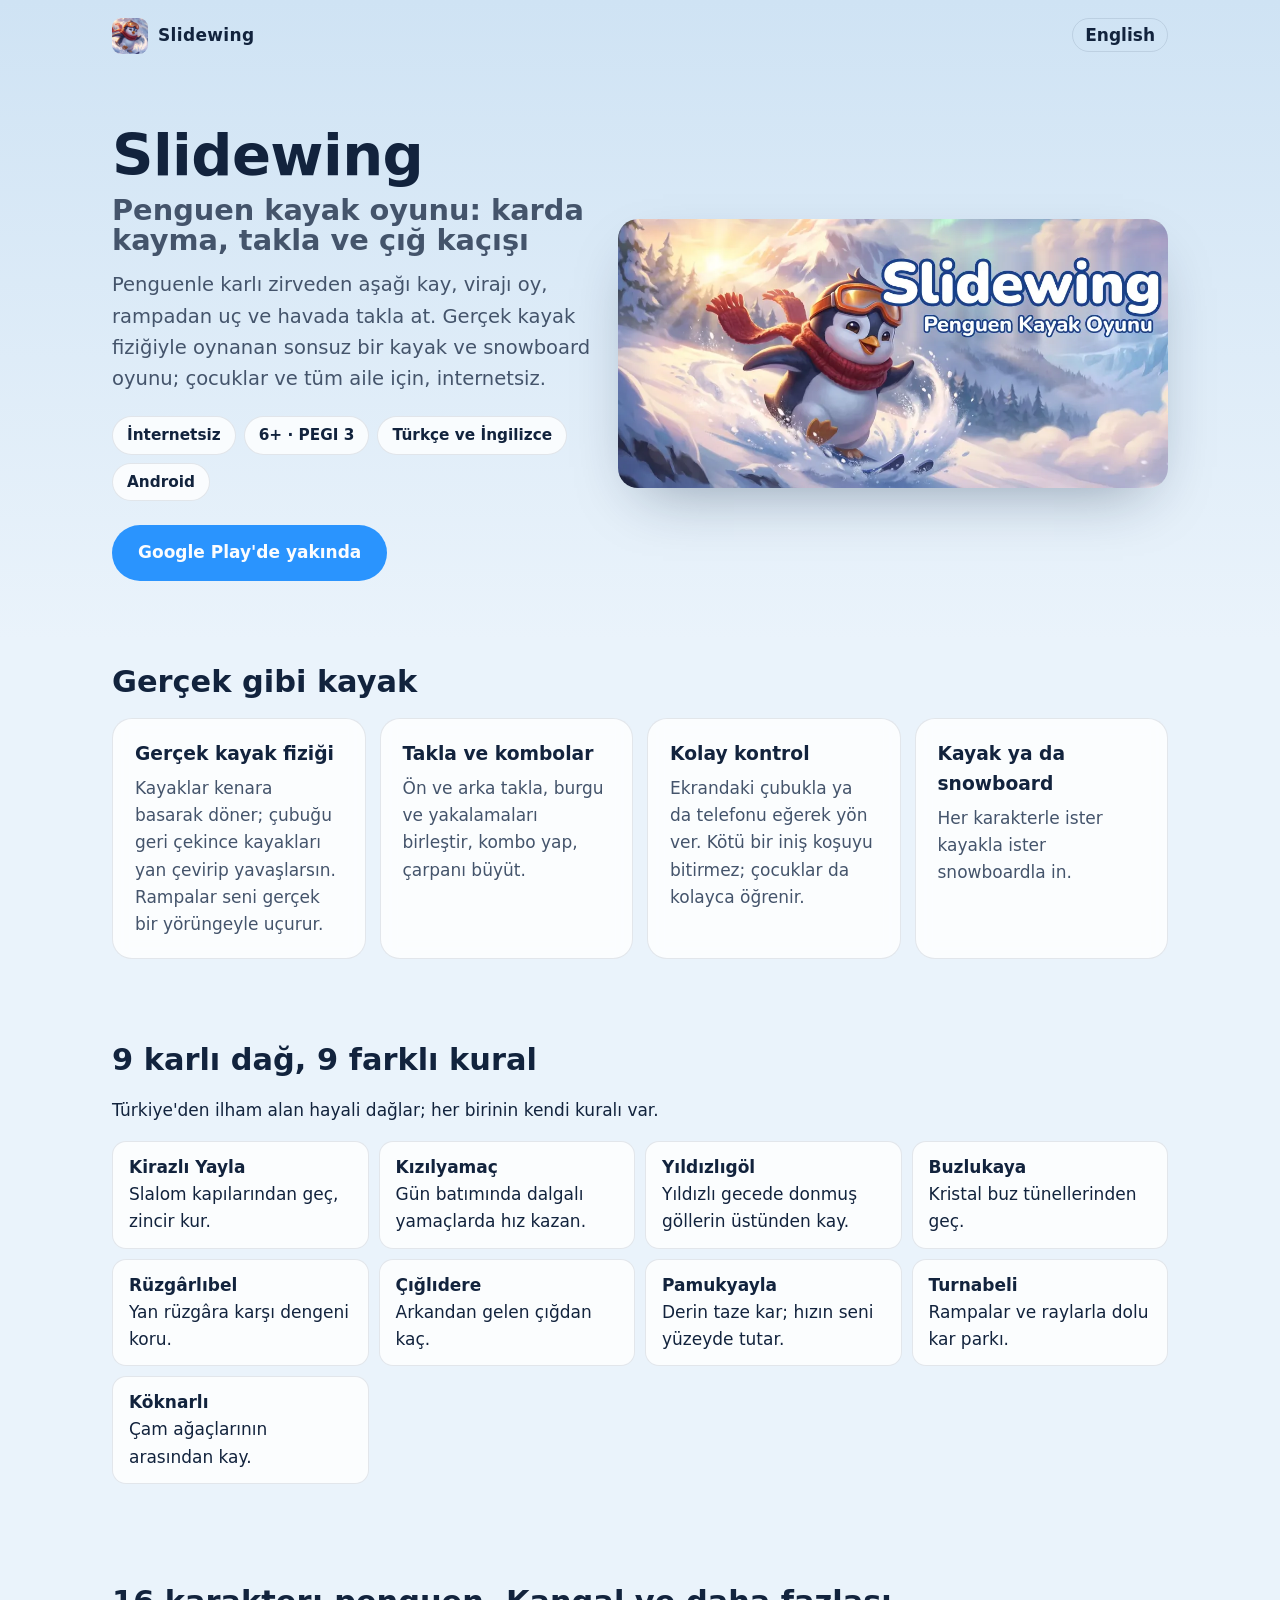
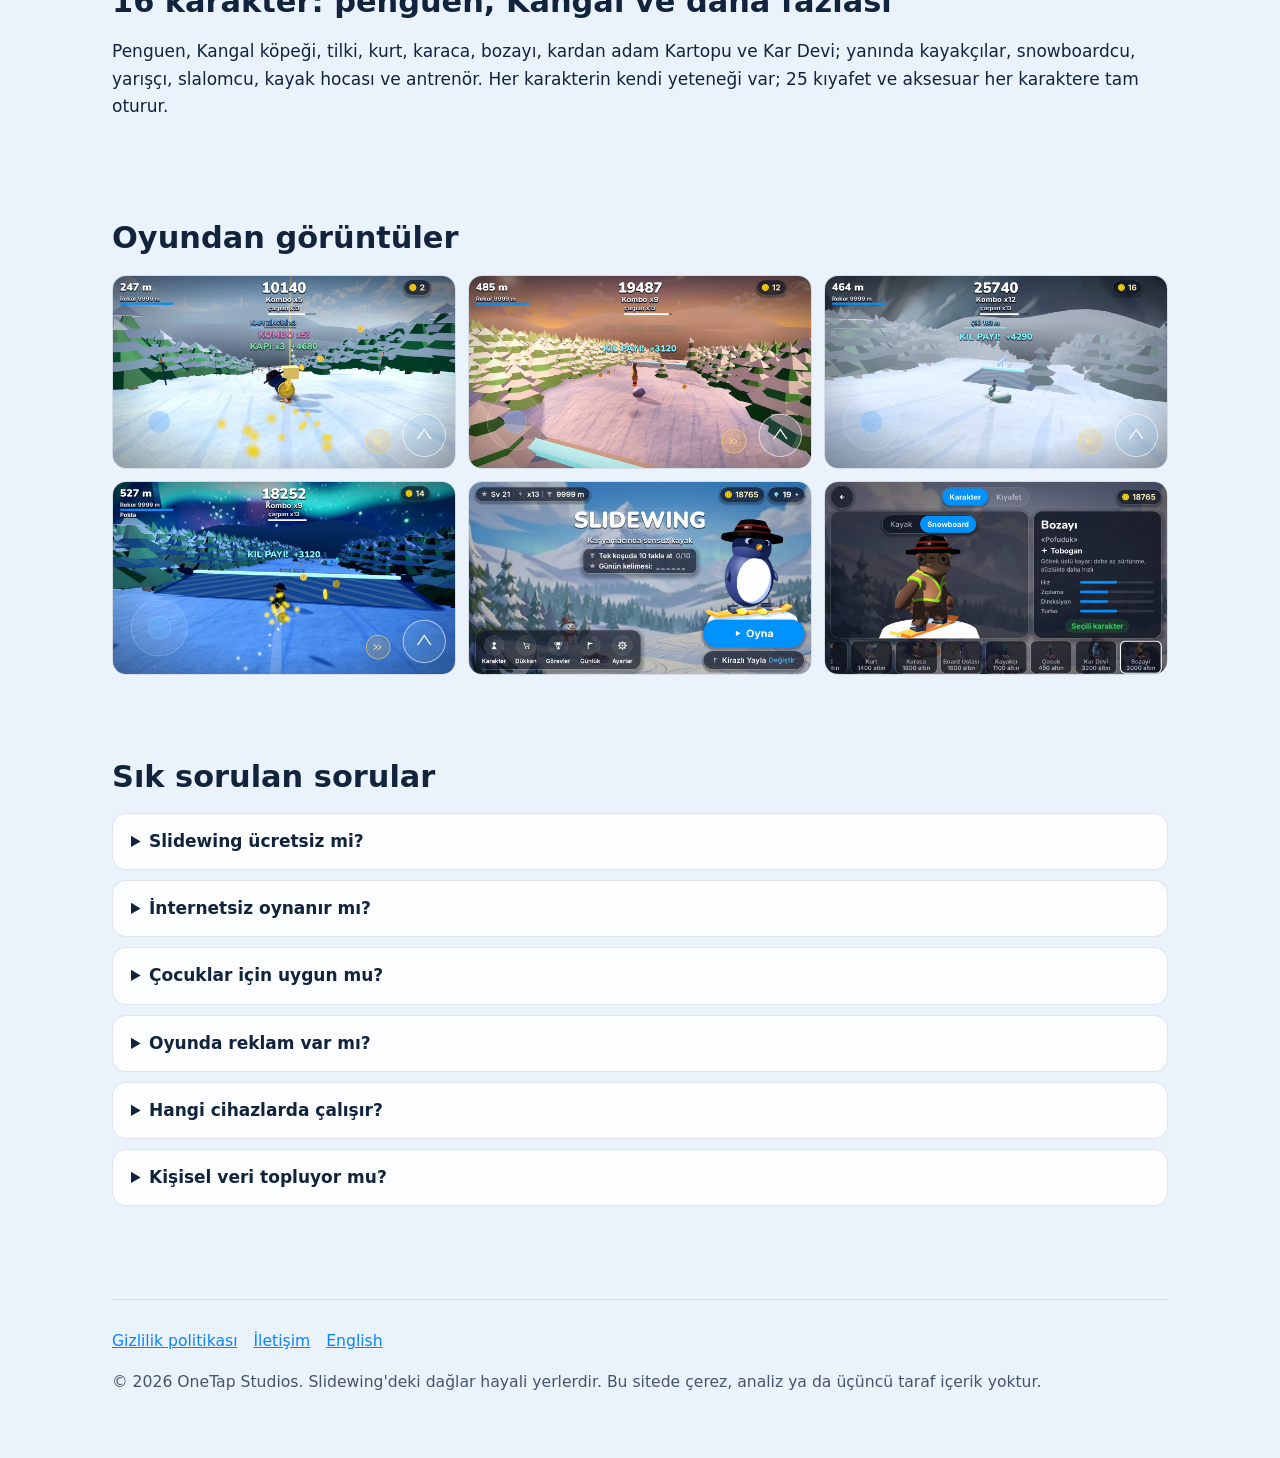
<file: index.html>
<!doctype html>
<html lang="tr">
<head>
<meta charset="utf-8">
<meta name="viewport" content="width=device-width, initial-scale=1">
<title>Slidewing: Penguen Kayak Oyunu – internetsiz kayak ve snowboard</title>
<meta name="description" content="Slidewing, çocuklar ve aile için internetsiz penguen kayak oyunu: gerçek kayak fiziği, takla, 9 karlı dağ ve Kangal köpeği dahil 16 karakter.">
<link rel="canonical" href="https://omeeragtoprak.github.io/slidewing/">
<link rel="alternate" hreflang="tr" href="https://omeeragtoprak.github.io/slidewing/">
<link rel="alternate" hreflang="en" href="https://omeeragtoprak.github.io/slidewing/en/">
<link rel="alternate" hreflang="x-default" href="https://omeeragtoprak.github.io/slidewing/en/">
<link rel="icon" href="favicon.png" type="image/png">
<link rel="apple-touch-icon" href="img/icon-192.png">
<link rel="stylesheet" href="style.css">
<meta property="og:type" content="website">
<meta property="og:locale" content="tr_TR">
<meta property="og:site_name" content="Slidewing">
<meta property="og:title" content="Slidewing: Penguen Kayak Oyunu">
<meta property="og:description" content="Penguenle karlı zirveden aşağı kay: gerçek kayak fiziği, takla, çığdan kaçış. İnternetsiz oynanır.">
<meta property="og:url" content="https://omeeragtoprak.github.io/slidewing/">
<meta property="og:image" content="https://omeeragtoprak.github.io/slidewing/img/hero-tr.jpg">
<meta property="og:image:width" content="1024">
<meta property="og:image:height" content="500">
<meta name="twitter:card" content="summary_large_image">
<script type="application/ld+json">
{
  "@context": "https://schema.org",
  "@graph": [
    {
      "@type": ["VideoGame", "MobileApplication"],
      "@id": "https://omeeragtoprak.github.io/slidewing/#game",
      "name": "Slidewing",
      "alternateName": ["Slidewing: Penguen Kayak Oyunu", "Slidewing: Penguin Ski Game"],
      "url": "https://omeeragtoprak.github.io/slidewing/",
      "description": "Çocuklar ve tüm aile için internetsiz bir penguen kayak oyunu: gerçek kayak fiziği, takla ve kombolar, 9 karlı dağ ve 16 karakter.",
      "image": "https://omeeragtoprak.github.io/slidewing/img/hero-tr.jpg",
      "screenshot": [
        "https://omeeragtoprak.github.io/slidewing/img/tr-01.jpg",
        "https://omeeragtoprak.github.io/slidewing/img/tr-02.jpg",
        "https://omeeragtoprak.github.io/slidewing/img/tr-04.jpg"
      ],
      "genre": ["Kayak oyunu", "Snowboard oyunu", "Kış sporları", "Sonsuz koşu"],
      "gamePlatform": "Android",
      "operatingSystem": "Android 7.0 ve üzeri",
      "applicationCategory": "GameApplication",
      "playMode": "SinglePlayer",
      "numberOfPlayers": {"@type": "QuantitativeValue", "value": 1},
      "inLanguage": ["tr", "en"],
      "contentRating": "PEGI 3",
      "typicalAgeRange": "6-",
      "isAccessibleForFree": true,
      "offers": {"@type": "Offer", "price": "0", "priceCurrency": "TRY"},
      "author": {"@id": "https://omeeragtoprak.github.io/slidewing/#publisher"},
      "publisher": {"@id": "https://omeeragtoprak.github.io/slidewing/#publisher"}
    },
    {
      "@type": "Organization",
      "@id": "https://omeeragtoprak.github.io/slidewing/#publisher",
      "name": "OneTap Studios",
      "email": "aaaomer25@gmail.com"
    },
    {
      "@type": "FAQPage",
      "mainEntity": [
        {"@type": "Question", "name": "Slidewing ücretsiz mi?", "acceptedAnswer": {"@type": "Answer", "text": "Evet, indirmesi ve oynaması ücretsiz. İsteğe bağlı uygulama içi satın almalar vardır; oyunu bitirmek için gerekmez."}},
        {"@type": "Question", "name": "İnternetsiz oynanır mı?", "acceptedAnswer": {"@type": "Answer", "text": "Evet. Oyun tamamen internetsiz oynanır; internet yalnızca isteğe bağlı bir satın alma yaparken gerekir."}},
        {"@type": "Question", "name": "Çocuklar için uygun mu?", "acceptedAnswer": {"@type": "Answer", "text": "Evet. 6 yaş ve üzeri çocuklar için tasarlandı ve PEGI 3 olarak derecelendirildi. 13 yaş altındaki oyuncularda her satın almadan önce bir ebeveyn kontrolü çıkar."}},
        {"@type": "Question", "name": "Oyunda reklam var mı?", "acceptedAnswer": {"@type": "Answer", "text": "Bu sürümde reklam yok. İleride isteğe bağlı ödüllü reklam eklenirse 13 yaş altındaki oyunculara hiçbir zaman gösterilmez."}},
        {"@type": "Question", "name": "Hangi cihazlarda çalışır?", "acceptedAnswer": {"@type": "Answer", "text": "Android 7.0 ve üzeri, 64 bit Android telefon ve tabletlerde çalışır. Şimdilik iPhone sürümü yok."}},
        {"@type": "Question", "name": "Kişisel veri topluyor mu?", "acceptedAnswer": {"@type": "Answer", "text": "Hayır. İlerlemen yalnızca cihazında saklanır; bize hiçbir kişisel veri gönderilmez. Ayrıntılar gizlilik politikasında."}}
      ]
    }
  ]
}
</script>
</head>
<body>
<div class="wrap">
  <header class="top">
    <a class="brand" href="./"><img src="img/icon-192.png" alt="" width="36" height="36">Slidewing</a>
    <nav class="lang" aria-label="Dil"><a href="en/" hreflang="en" lang="en">English</a></nav>
  </header>

  <main>
    <section class="hero" aria-labelledby="title">
      <div>
        <h1 id="title">Slidewing<span class="sub">Penguen kayak oyunu: karda kayma, takla ve çığ kaçışı</span></h1>
        <p class="lede">Penguenle karlı zirveden aşağı kay, virajı oy, rampadan uç ve havada takla at. Gerçek kayak fiziğiyle oynanan sonsuz bir kayak ve snowboard oyunu; çocuklar ve tüm aile için, internetsiz.</p>
        <ul class="badge-row">
          <li>İnternetsiz</li><li>6+ · PEGI 3</li><li>Türkçe ve İngilizce</li><li>Android</li>
        </ul>
        <span class="cta" aria-disabled="true">Google Play'de yakında</span>
      </div>
      <figure>
        <picture>
          <source srcset="img/hero-tr.webp" type="image/webp">
          <img src="img/hero-tr.jpg" width="1024" height="500" alt="Slidewing: Penguen Kayak Oyunu – karlı dağda kayan penguen" fetchpriority="high">
        </picture>
      </figure>
    </section>

    <section aria-labelledby="neden">
      <h2 id="neden">Gerçek gibi kayak</h2>
      <div class="cards">
        <div class="card"><h3>Gerçek kayak fiziği</h3><p>Kayaklar kenara basarak döner; çubuğu geri çekince kayakları yan çevirip yavaşlarsın. Rampalar seni gerçek bir yörüngeyle uçurur.</p></div>
        <div class="card"><h3>Takla ve kombolar</h3><p>Ön ve arka takla, burgu ve yakalamaları birleştir, kombo yap, çarpanı büyüt.</p></div>
        <div class="card"><h3>Kolay kontrol</h3><p>Ekrandaki çubukla ya da telefonu eğerek yön ver. Kötü bir iniş koşuyu bitirmez; çocuklar da kolayca öğrenir.</p></div>
        <div class="card"><h3>Kayak ya da snowboard</h3><p>Her karakterle ister kayakla ister snowboardla in.</p></div>
      </div>
    </section>

    <section aria-labelledby="daglar">
      <h2 id="daglar">9 karlı dağ, 9 farklı kural</h2>
      <p>Türkiye'den ilham alan hayali dağlar; her birinin kendi kuralı var.</p>
      <ul class="maps">
        <li><b>Kirazlı Yayla</b>Slalom kapılarından geç, zincir kur.</li>
        <li><b>Kızılyamaç</b>Gün batımında dalgalı yamaçlarda hız kazan.</li>
        <li><b>Yıldızlıgöl</b>Yıldızlı gecede donmuş göllerin üstünden kay.</li>
        <li><b>Buzlukaya</b>Kristal buz tünellerinden geç.</li>
        <li><b>Rüzgârlıbel</b>Yan rüzgâra karşı dengeni koru.</li>
        <li><b>Çığlıdere</b>Arkandan gelen çığdan kaç.</li>
        <li><b>Pamukyayla</b>Derin taze kar; hızın seni yüzeyde tutar.</li>
        <li><b>Turnabeli</b>Rampalar ve raylarla dolu kar parkı.</li>
        <li><b>Köknarlı</b>Çam ağaçlarının arasından kay.</li>
      </ul>
    </section>

    <section aria-labelledby="karakterler">
      <h2 id="karakterler">16 karakter: penguen, Kangal ve daha fazlası</h2>
      <p>Penguen, Kangal köpeği, tilki, kurt, karaca, bozayı, kardan adam Kartopu ve Kar Devi; yanında kayakçılar, snowboardcu, yarışçı, slalomcu, kayak hocası ve antrenör. Her karakterin kendi yeteneği var; 25 kıyafet ve aksesuar her karaktere tam oturur.</p>
    </section>

    <section aria-labelledby="gorseller">
      <h2 id="gorseller">Oyundan görüntüler</h2>
      <div class="shots">
        <picture><source srcset="img/tr-01.webp" type="image/webp"><img src="img/tr-01.jpg" width="1280" height="720" loading="lazy" alt="Penguen slalom kapılarından geçerek kombo yapıyor"></picture>
        <picture><source srcset="img/tr-02.webp" type="image/webp"><img src="img/tr-02.jpg" width="1280" height="720" loading="lazy" alt="Gün batımında Kangal köpeği kayıyor"></picture>
        <picture><source srcset="img/tr-03.webp" type="image/webp"><img src="img/tr-03.jpg" width="1280" height="720" loading="lazy" alt="Çığ kaçışında snowboard ile iniş"></picture>
        <picture><source srcset="img/tr-04.webp" type="image/webp"><img src="img/tr-04.jpg" width="1280" height="720" loading="lazy" alt="Yıldızlı gecede bozayı altın topluyor"></picture>
        <picture><source srcset="img/tr-05.webp" type="image/webp"><img src="img/tr-05.jpg" width="1280" height="720" loading="lazy" alt="Slidewing ana menüsü"></picture>
        <picture><source srcset="img/tr-06.webp" type="image/webp"><img src="img/tr-06.jpg" width="1280" height="720" loading="lazy" alt="Karakter seçimi: bozayı ve diğer karakterler"></picture>
      </div>
    </section>

    <section aria-labelledby="sss">
      <h2 id="sss">Sık sorulan sorular</h2>
      <details><summary>Slidewing ücretsiz mi?</summary><p>Evet, indirmesi ve oynaması ücretsiz. İsteğe bağlı uygulama içi satın almalar vardır; oyunu bitirmek için gerekmez.</p></details>
      <details><summary>İnternetsiz oynanır mı?</summary><p>Evet. Oyun tamamen internetsiz oynanır; internet yalnızca isteğe bağlı bir satın alma yaparken gerekir.</p></details>
      <details><summary>Çocuklar için uygun mu?</summary><p>Evet. 6 yaş ve üzeri çocuklar için tasarlandı ve PEGI 3 olarak derecelendirildi. 13 yaş altındaki oyuncularda her satın almadan önce bir ebeveyn kontrolü çıkar.</p></details>
      <details><summary>Oyunda reklam var mı?</summary><p>Bu sürümde reklam yok. İleride isteğe bağlı ödüllü reklam eklenirse 13 yaş altındaki oyunculara hiçbir zaman gösterilmez.</p></details>
      <details><summary>Hangi cihazlarda çalışır?</summary><p>Android 7.0 ve üzeri, 64 bit Android telefon ve tabletlerde çalışır. Şimdilik iPhone sürümü yok.</p></details>
      <details><summary>Kişisel veri topluyor mu?</summary><p>Hayır. İlerlemen yalnızca cihazında saklanır; bize hiçbir kişisel veri gönderilmez. Ayrıntılar <a href="https://omeeragtoprak.github.io/slidewing-privacy/">gizlilik politikasında</a>.</p></details>
    </section>
  </main>

  <footer>
    <nav aria-label="Alt bağlantılar">
      <a href="https://omeeragtoprak.github.io/slidewing-privacy/">Gizlilik politikası</a>
      <a href="mailto:aaaomer25@gmail.com">İletişim</a>
      <a href="en/" hreflang="en" lang="en">English</a>
    </nav>
    <p>© 2026 OneTap Studios. Slidewing'deki dağlar hayali yerlerdir. Bu sitede çerez, analiz ya da üçüncü taraf içerik yoktur.</p>
  </footer>
</div>
</body>
</html>
</file>
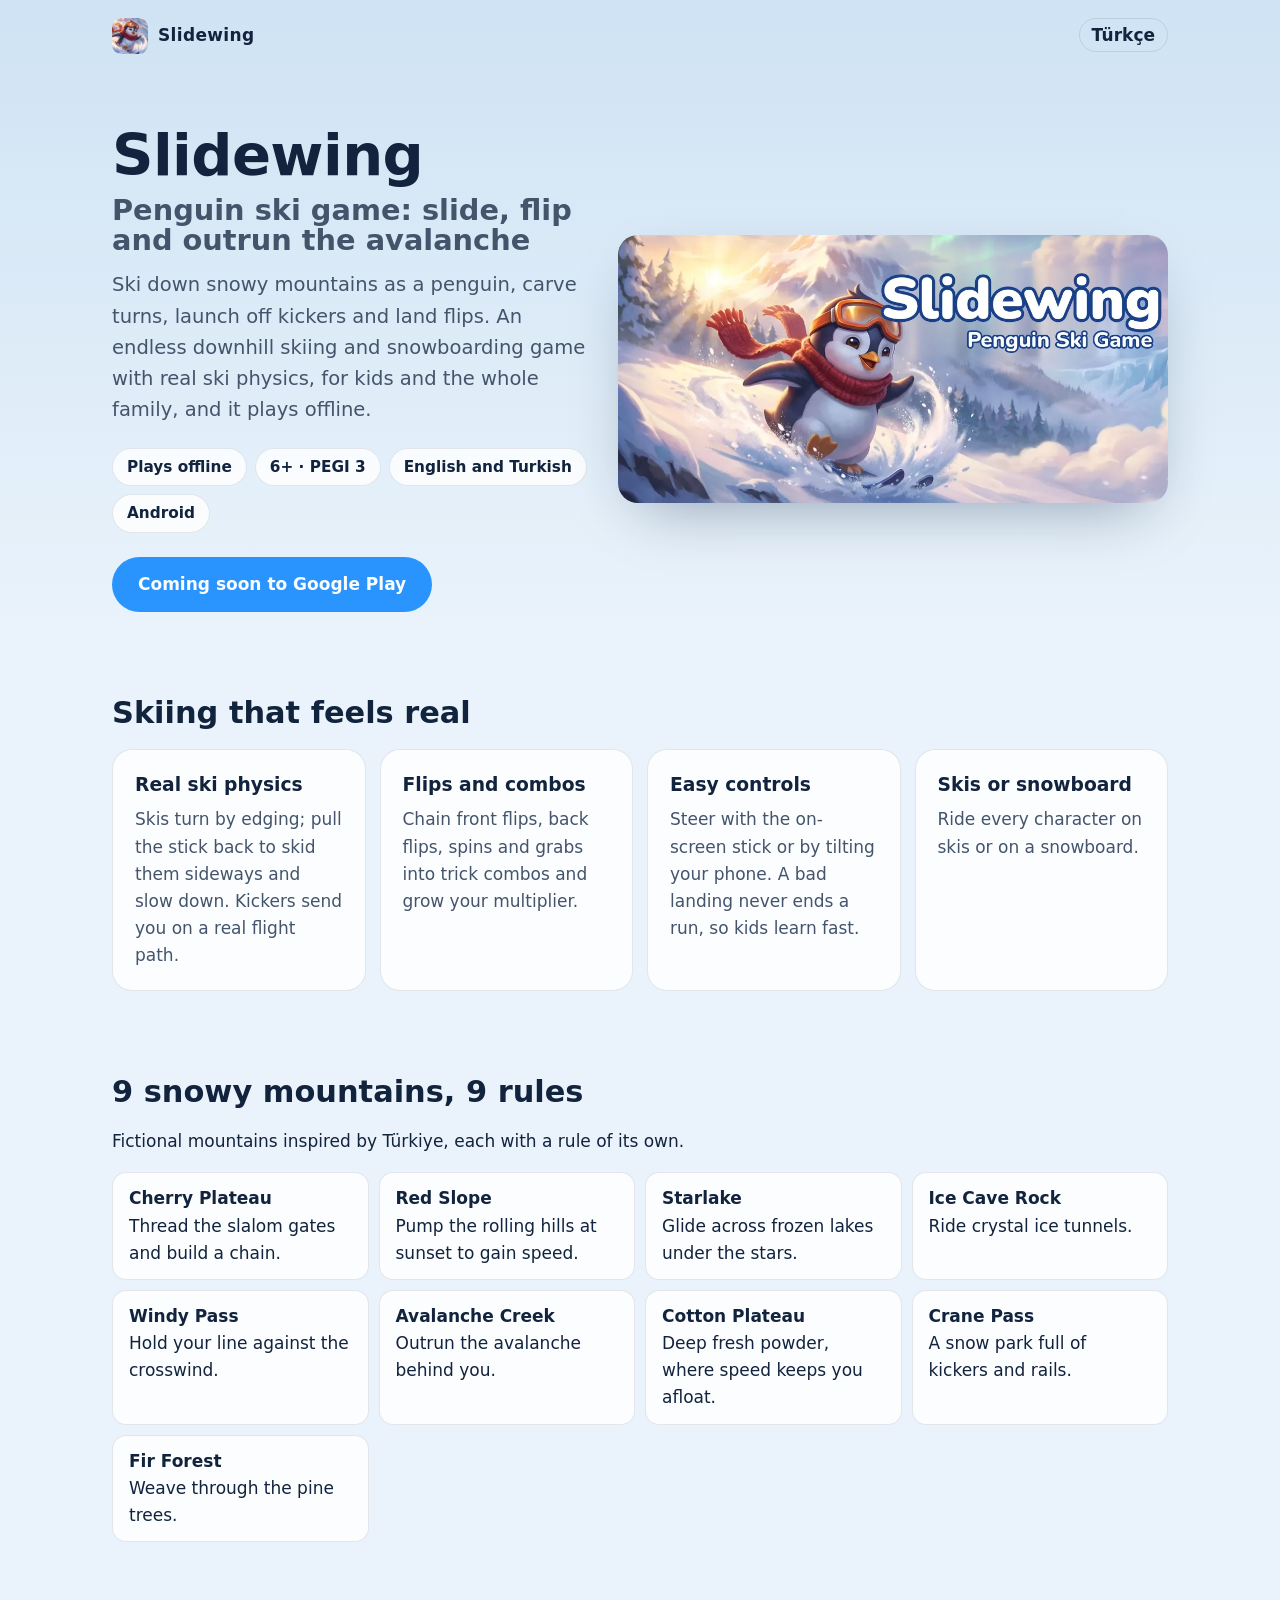
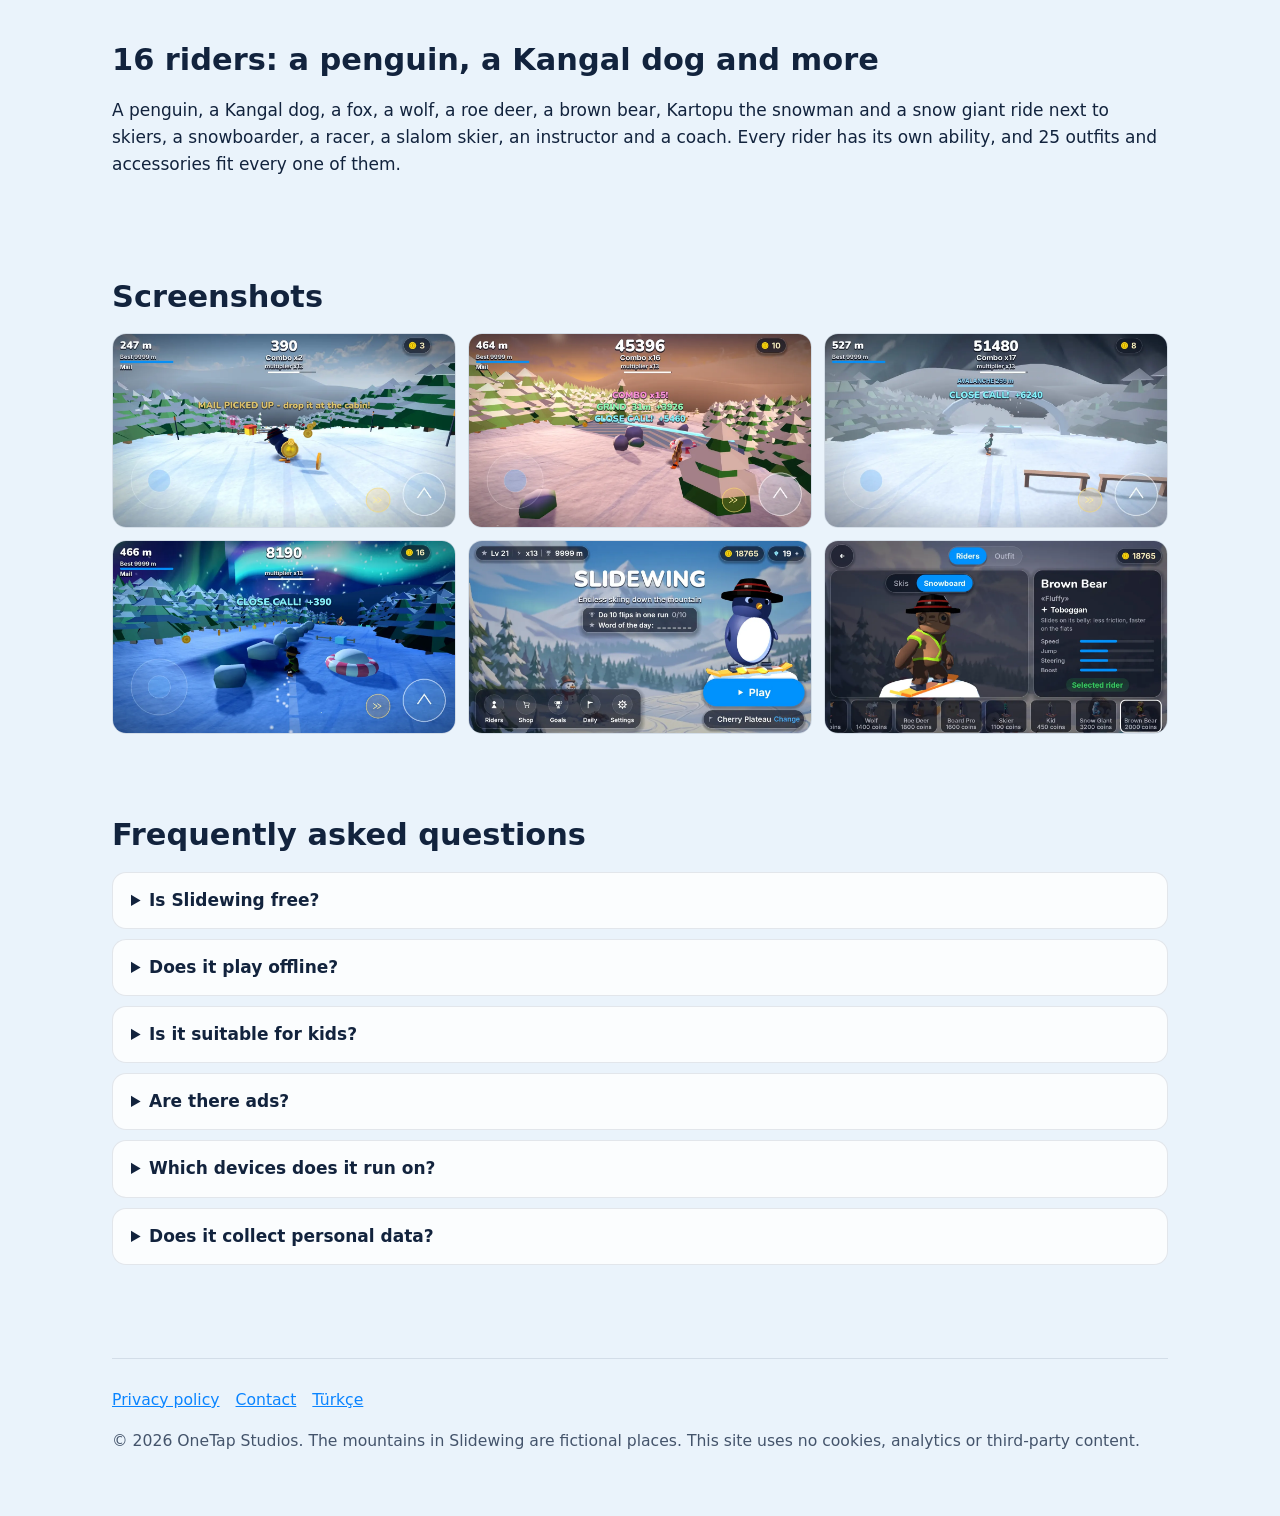
<file: en/index.html>
<!doctype html>
<html lang="en">
<head>
<meta charset="utf-8">
<meta name="viewport" content="width=device-width, initial-scale=1">
<title>Slidewing: Penguin Ski Game – offline skiing and snowboarding</title>
<meta name="description" content="Slidewing is an offline penguin ski game for kids and families: real ski physics, flips, 9 snowy mountains and 16 riders including a Kangal dog.">
<link rel="canonical" href="https://omeeragtoprak.github.io/slidewing/en/">
<link rel="alternate" hreflang="tr" href="https://omeeragtoprak.github.io/slidewing/">
<link rel="alternate" hreflang="en" href="https://omeeragtoprak.github.io/slidewing/en/">
<link rel="alternate" hreflang="x-default" href="https://omeeragtoprak.github.io/slidewing/en/">
<link rel="icon" href="../favicon.png" type="image/png">
<link rel="apple-touch-icon" href="../img/icon-192.png">
<link rel="stylesheet" href="../style.css">
<meta property="og:type" content="website">
<meta property="og:locale" content="en_US">
<meta property="og:site_name" content="Slidewing">
<meta property="og:title" content="Slidewing: Penguin Ski Game">
<meta property="og:description" content="Ski down snowy mountains as a penguin: real ski physics, flips, an avalanche chase. Plays offline.">
<meta property="og:url" content="https://omeeragtoprak.github.io/slidewing/en/">
<meta property="og:image" content="https://omeeragtoprak.github.io/slidewing/img/hero-en.jpg">
<meta property="og:image:width" content="1024">
<meta property="og:image:height" content="500">
<meta name="twitter:card" content="summary_large_image">
<script type="application/ld+json">
{
  "@context": "https://schema.org",
  "@graph": [
    {
      "@type": ["VideoGame", "MobileApplication"],
      "@id": "https://omeeragtoprak.github.io/slidewing/#game",
      "name": "Slidewing",
      "alternateName": ["Slidewing: Penguin Ski Game", "Slidewing: Penguen Kayak Oyunu"],
      "url": "https://omeeragtoprak.github.io/slidewing/en/",
      "description": "An offline penguin ski game for kids and the whole family: real ski physics, flips and combos, 9 snowy mountains and 16 riders.",
      "image": "https://omeeragtoprak.github.io/slidewing/img/hero-en.jpg",
      "screenshot": [
        "https://omeeragtoprak.github.io/slidewing/img/en-01.jpg",
        "https://omeeragtoprak.github.io/slidewing/img/en-02.jpg",
        "https://omeeragtoprak.github.io/slidewing/img/en-04.jpg"
      ],
      "genre": ["Skiing game", "Snowboarding game", "Winter sports", "Endless runner"],
      "gamePlatform": "Android",
      "operatingSystem": "Android 7.0 or later",
      "applicationCategory": "GameApplication",
      "playMode": "SinglePlayer",
      "numberOfPlayers": {"@type": "QuantitativeValue", "value": 1},
      "inLanguage": ["en", "tr"],
      "contentRating": "PEGI 3",
      "typicalAgeRange": "6-",
      "isAccessibleForFree": true,
      "offers": {"@type": "Offer", "price": "0", "priceCurrency": "USD"},
      "author": {"@id": "https://omeeragtoprak.github.io/slidewing/#publisher"},
      "publisher": {"@id": "https://omeeragtoprak.github.io/slidewing/#publisher"}
    },
    {
      "@type": "Organization",
      "@id": "https://omeeragtoprak.github.io/slidewing/#publisher",
      "name": "OneTap Studios",
      "email": "aaaomer25@gmail.com"
    },
    {
      "@type": "FAQPage",
      "mainEntity": [
        {"@type": "Question", "name": "Is Slidewing free?", "acceptedAnswer": {"@type": "Answer", "text": "Yes, it is free to download and play. It offers optional in-app purchases; none are needed to enjoy the game."}},
        {"@type": "Question", "name": "Does it play offline?", "acceptedAnswer": {"@type": "Answer", "text": "Yes. The whole game plays offline; the internet is only needed for an optional purchase."}},
        {"@type": "Question", "name": "Is it suitable for kids?", "acceptedAnswer": {"@type": "Answer", "text": "Yes. It is designed for children aged 6 and up and rated PEGI 3. Players under 13 see a parent check before every purchase."}},
        {"@type": "Question", "name": "Are there ads?", "acceptedAnswer": {"@type": "Answer", "text": "This version has no ads. If optional rewarded ads are added later, they will never be shown to players under 13."}},
        {"@type": "Question", "name": "Which devices does it run on?", "acceptedAnswer": {"@type": "Answer", "text": "Android 7.0 or later, on 64-bit Android phones and tablets. There is no iPhone version yet."}},
        {"@type": "Question", "name": "Does it collect personal data?", "acceptedAnswer": {"@type": "Answer", "text": "No. Your progress stays on your device and no personal data is sent to us. See the privacy policy for details."}}
      ]
    }
  ]
}
</script>
</head>
<body>
<div class="wrap">
  <header class="top">
    <a class="brand" href="./"><img src="../img/icon-192.png" alt="" width="36" height="36">Slidewing</a>
    <nav class="lang" aria-label="Language"><a href="../" hreflang="tr" lang="tr">Türkçe</a></nav>
  </header>

  <main>
    <section class="hero" aria-labelledby="title">
      <div>
        <h1 id="title">Slidewing<span class="sub">Penguin ski game: slide, flip and outrun the avalanche</span></h1>
        <p class="lede">Ski down snowy mountains as a penguin, carve turns, launch off kickers and land flips. An endless downhill skiing and snowboarding game with real ski physics, for kids and the whole family, and it plays offline.</p>
        <ul class="badge-row">
          <li>Plays offline</li><li>6+ · PEGI 3</li><li>English and Turkish</li><li>Android</li>
        </ul>
        <span class="cta" aria-disabled="true">Coming soon to Google Play</span>
      </div>
      <figure>
        <picture>
          <source srcset="../img/hero-en.webp" type="image/webp">
          <img src="../img/hero-en.jpg" width="1024" height="500" alt="Slidewing: Penguin Ski Game – a penguin skiing down a snowy mountain" fetchpriority="high">
        </picture>
      </figure>
    </section>

    <section aria-labelledby="why">
      <h2 id="why">Skiing that feels real</h2>
      <div class="cards">
        <div class="card"><h3>Real ski physics</h3><p>Skis turn by edging; pull the stick back to skid them sideways and slow down. Kickers send you on a real flight path.</p></div>
        <div class="card"><h3>Flips and combos</h3><p>Chain front flips, back flips, spins and grabs into trick combos and grow your multiplier.</p></div>
        <div class="card"><h3>Easy controls</h3><p>Steer with the on-screen stick or by tilting your phone. A bad landing never ends a run, so kids learn fast.</p></div>
        <div class="card"><h3>Skis or snowboard</h3><p>Ride every character on skis or on a snowboard.</p></div>
      </div>
    </section>

    <section aria-labelledby="mountains">
      <h2 id="mountains">9 snowy mountains, 9 rules</h2>
      <p>Fictional mountains inspired by Türkiye, each with a rule of its own.</p>
      <ul class="maps">
        <li><b>Cherry Plateau</b>Thread the slalom gates and build a chain.</li>
        <li><b>Red Slope</b>Pump the rolling hills at sunset to gain speed.</li>
        <li><b>Starlake</b>Glide across frozen lakes under the stars.</li>
        <li><b>Ice Cave Rock</b>Ride crystal ice tunnels.</li>
        <li><b>Windy Pass</b>Hold your line against the crosswind.</li>
        <li><b>Avalanche Creek</b>Outrun the avalanche behind you.</li>
        <li><b>Cotton Plateau</b>Deep fresh powder, where speed keeps you afloat.</li>
        <li><b>Crane Pass</b>A snow park full of kickers and rails.</li>
        <li><b>Fir Forest</b>Weave through the pine trees.</li>
      </ul>
    </section>

    <section aria-labelledby="riders">
      <h2 id="riders">16 riders: a penguin, a Kangal dog and more</h2>
      <p>A penguin, a Kangal dog, a fox, a wolf, a roe deer, a brown bear, Kartopu the snowman and a snow giant ride next to skiers, a snowboarder, a racer, a slalom skier, an instructor and a coach. Every rider has its own ability, and 25 outfits and accessories fit every one of them.</p>
    </section>

    <section aria-labelledby="shots">
      <h2 id="shots">Screenshots</h2>
      <div class="shots">
        <picture><source srcset="../img/en-01.webp" type="image/webp"><img src="../img/en-01.jpg" width="1280" height="720" loading="lazy" alt="A penguin skiing through slalom gates"></picture>
        <picture><source srcset="../img/en-02.webp" type="image/webp"><img src="../img/en-02.jpg" width="1280" height="720" loading="lazy" alt="A Kangal dog grinding a rail at sunset"></picture>
        <picture><source srcset="../img/en-03.webp" type="image/webp"><img src="../img/en-03.jpg" width="1280" height="720" loading="lazy" alt="Snowboarding away from an avalanche"></picture>
        <picture><source srcset="../img/en-04.webp" type="image/webp"><img src="../img/en-04.jpg" width="1280" height="720" loading="lazy" alt="A brown bear skiing under the northern lights"></picture>
        <picture><source srcset="../img/en-05.webp" type="image/webp"><img src="../img/en-05.jpg" width="1280" height="720" loading="lazy" alt="The Slidewing main menu"></picture>
        <picture><source srcset="../img/en-06.webp" type="image/webp"><img src="../img/en-06.jpg" width="1280" height="720" loading="lazy" alt="Choosing a rider: the brown bear and others"></picture>
      </div>
    </section>

    <section aria-labelledby="faq">
      <h2 id="faq">Frequently asked questions</h2>
      <details><summary>Is Slidewing free?</summary><p>Yes, it is free to download and play. It offers optional in-app purchases; none are needed to enjoy the game.</p></details>
      <details><summary>Does it play offline?</summary><p>Yes. The whole game plays offline; the internet is only needed for an optional purchase.</p></details>
      <details><summary>Is it suitable for kids?</summary><p>Yes. It is designed for children aged 6 and up and rated PEGI 3. Players under 13 see a parent check before every purchase.</p></details>
      <details><summary>Are there ads?</summary><p>This version has no ads. If optional rewarded ads are added later, they will never be shown to players under 13.</p></details>
      <details><summary>Which devices does it run on?</summary><p>Android 7.0 or later, on 64-bit Android phones and tablets. There is no iPhone version yet.</p></details>
      <details><summary>Does it collect personal data?</summary><p>No. Your progress stays on your device and no personal data is sent to us. See the <a href="https://omeeragtoprak.github.io/slidewing-privacy/">privacy policy</a> for details.</p></details>
    </section>
  </main>

  <footer>
    <nav aria-label="Footer">
      <a href="https://omeeragtoprak.github.io/slidewing-privacy/">Privacy policy</a>
      <a href="mailto:aaaomer25@gmail.com">Contact</a>
      <a href="../" hreflang="tr" lang="tr">Türkçe</a>
    </nav>
    <p>© 2026 OneTap Studios. The mountains in Slidewing are fictional places. This site uses no cookies, analytics or third-party content.</p>
  </footer>
</div>
</body>
</html>
</file>
<file: style.css>
:root {
  color-scheme: light dark;
  --sky-0: #eaf3fb;
  --sky-1: #cfe3f4;
  --ink: #12233d;
  --ink-2: #44546b;
  --card: #ffffffcc;
  --line: #12233d1a;
  --accent: #0a84ff;
  --accent-ink: #ffffff;
  --radius: 20px;
  --text: clamp(1rem, 0.95rem + 0.25vw, 1.0625rem);
  --h1: clamp(2.2rem, 1.4rem + 3.6vw, 3.6rem);
  --h2: clamp(1.4rem, 1.15rem + 1.1vw, 1.9rem);
  --gap: clamp(3rem, 2rem + 4vw, 6rem);
  font-family: ui-rounded, "SF Pro Rounded", "Nunito", system-ui, -apple-system, "Segoe UI", Roboto, sans-serif;
}
@media (prefers-color-scheme: dark) {
  :root {
    --sky-0: #0b1626;
    --sky-1: #11223a;
    --ink: #eaf2fb;
    --ink-2: #a9b8cc;
    --card: #16263dcc;
    --line: #eaf2fb1f;
  }
}
* { box-sizing: border-box; }
html { scroll-behavior: smooth; }
@media (prefers-reduced-motion: reduce) { html { scroll-behavior: auto; } }
body {
  margin: 0;
  color: var(--ink);
  background: linear-gradient(180deg, var(--sky-1), var(--sky-0) 40rem) var(--sky-0);
  font-size: var(--text);
  line-height: 1.6;
}
a { color: var(--accent); }
.wrap { max-width: 68rem; margin: 0 auto; padding: 0 16px; }
header.top { display: flex; align-items: center; justify-content: space-between; padding: 18px 0; }
.brand { display: flex; align-items: center; gap: 10px; font-weight: 800; color: var(--ink); text-decoration: none; letter-spacing: 0.02em; }
.brand img { width: 36px; height: 36px; border-radius: 9px; }
.lang a { font-weight: 700; text-decoration: none; padding: 6px 12px; border-radius: 999px; border: 1px solid var(--line); color: var(--ink); }
.hero { display: grid; gap: 28px; align-items: center; padding: clamp(1.5rem, 1rem + 3vw, 4rem) 0 var(--gap); }
@media (min-width: 900px) { .hero { grid-template-columns: 1fr 1.15fr; } }
h1 { font-size: var(--h1); line-height: 1.05; margin: 0 0 14px; letter-spacing: -0.01em; }
h1 .sub { display: block; font-size: 0.5em; color: var(--ink-2); font-weight: 700; margin-top: 8px; letter-spacing: 0; }
.lede { font-size: 1.15em; color: var(--ink-2); margin: 0 0 22px; max-width: 34rem; }
.badge-row { display: flex; flex-wrap: wrap; gap: 8px; margin-bottom: 24px; padding: 0; list-style: none; }
.badge-row li { background: var(--card); border: 1px solid var(--line); border-radius: 999px; padding: 6px 14px; font-weight: 700; font-size: 0.9em; }
.cta { display: inline-flex; align-items: center; gap: 10px; background: var(--accent); color: var(--accent-ink); font-weight: 800; padding: 14px 26px; border-radius: 999px; text-decoration: none; }
.cta[aria-disabled="true"] { opacity: 0.85; cursor: default; }
.hero figure { margin: 0; }
.hero img { width: 100%; height: auto; border-radius: var(--radius); box-shadow: 0 24px 60px -24px #0b1d3a66; display: block; }
section { padding-bottom: var(--gap); }
h2 { font-size: var(--h2); margin: 0 0 18px; line-height: 1.2; }
.cards { display: grid; gap: 14px; grid-template-columns: repeat(auto-fit, minmax(15rem, 1fr)); }
.card { background: var(--card); border: 1px solid var(--line); border-radius: var(--radius); padding: 20px 22px; backdrop-filter: blur(8px); }
.card h3 { margin: 0 0 6px; font-size: 1.1em; }
.card p { margin: 0; color: var(--ink-2); }
.maps { display: grid; gap: 10px; grid-template-columns: repeat(auto-fit, minmax(16rem, 1fr)); padding: 0; list-style: none; }
.maps li { background: var(--card); border: 1px solid var(--line); border-radius: 14px; padding: 12px 16px; }
.maps b { display: block; }
.shots { display: grid; gap: 12px; grid-template-columns: repeat(auto-fit, minmax(18rem, 1fr)); }
.shots img { width: 100%; height: auto; border-radius: 14px; display: block; border: 1px solid var(--line); }
details { background: var(--card); border: 1px solid var(--line); border-radius: 14px; padding: 14px 18px; margin-bottom: 10px; }
summary { font-weight: 800; cursor: pointer; }
summary:focus-visible, a:focus-visible { outline: 3px solid var(--accent); outline-offset: 3px; border-radius: 6px; }
details p { margin: 8px 0 0; color: var(--ink-2); }
footer { border-top: 1px solid var(--line); padding: 28px 0 48px; color: var(--ink-2); font-size: 0.92em; }
footer nav { display: flex; flex-wrap: wrap; gap: 16px; margin-bottom: 10px; }
</file>
